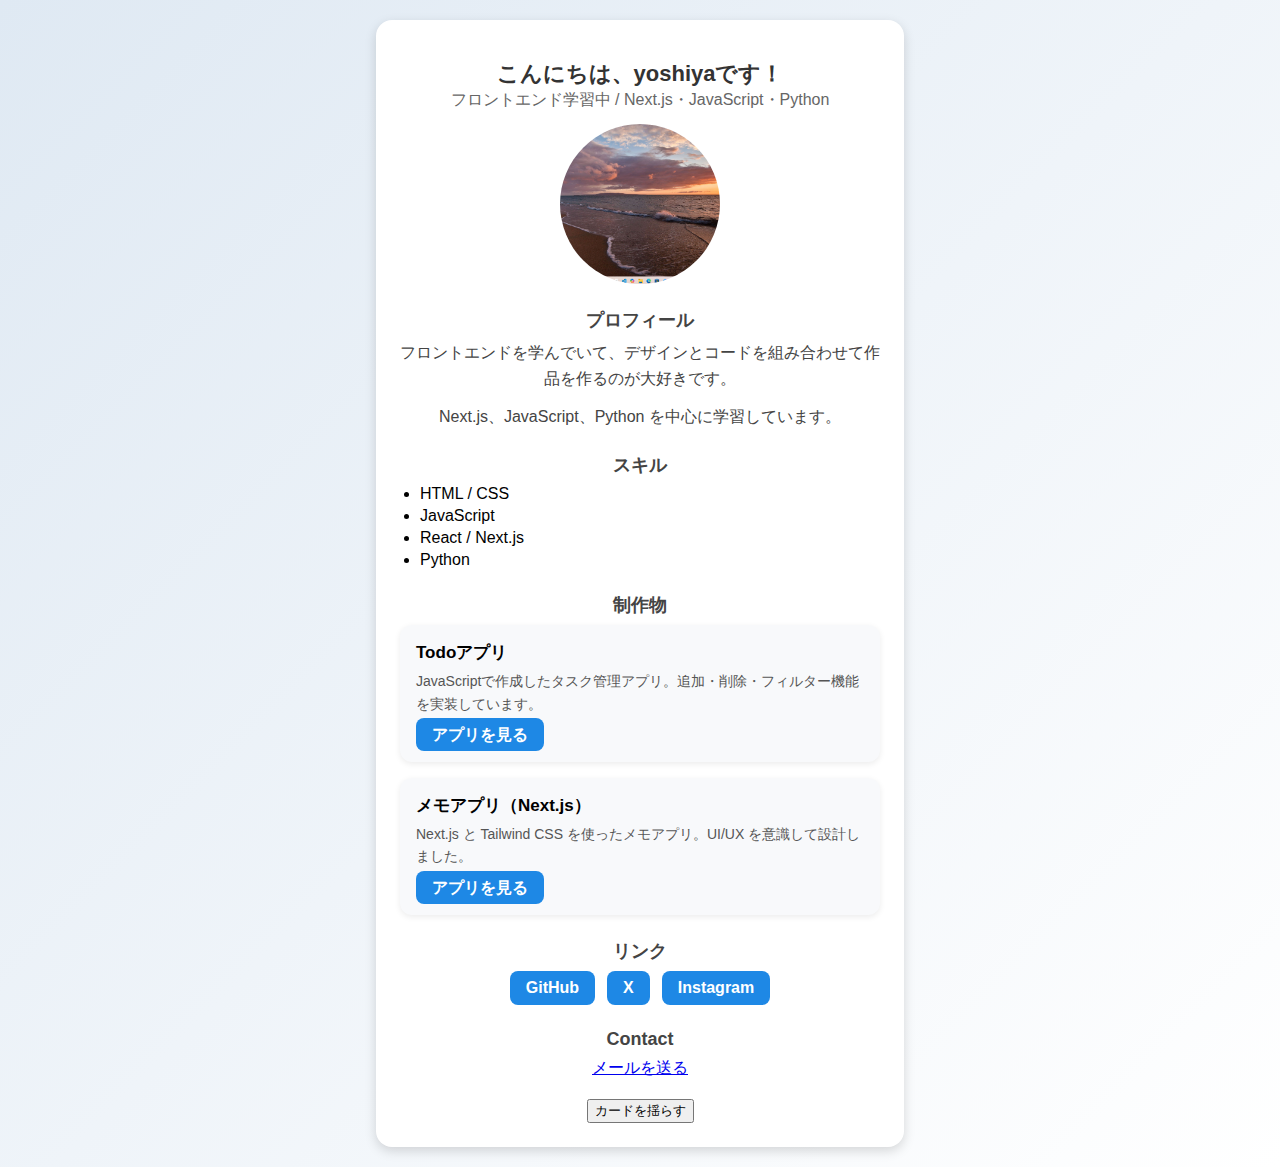
<file: index.html>
<!DOCTYPE html>
<html lang="ja">
<head>
  <meta charset="UTF-8">
  <title>Yoshiya Portfolio</title>
  <style>
    body {
      font-family: sans-serif;
      background: linear-gradient(135deg,#dfe9f3,#ffffff);
      margin: 0;
      padding: 20px;
      display: flex;
      justify-content: center;
      align-items: center;
      min-height: 100vh;
      box-sizing: border-box;
    }

    .profile-card {
      background-color: #ffffff;
      padding: 24px;
      border-radius: 16px;
      box-shadow: 0 4px 12px rgba(0,0,0,0.15);
      max-width: 480px;
      width: 100%;
      text-align: center;
    }

    .profile-card img {
      width: 160px;
      height: 160px;
      object-fit: cover;
      border-radius: 50%;
      display: block;
      margin: 0 auto 16px auto;
    }

    h1 {
      font-size: 22px;
      margin-bottom: 4px;
      color: #333;
    }

    h2 {
      font-size: 18px;
      margin-top: 24px;
      margin-bottom: 8px;
      color: #444;
    }

    p {
      margin-top: 0;
      margin-bottom: 12px;
      color: #444;
      line-height: 1.6;
    }

    ul {
      list-style-type: disc;
      padding-left: 20px;
      text-align: left;
      margin: 0 auto 12px auto;
    }

    li {
      margin-bottom: 4px;
    }

    .link-buttons {
      display: flex;
      justify-content: center;
      gap: 12px;
      flex-wrap: wrap;
      margin-top: 8px;
    }

    .link-buttons a,
    .work-card a {
      padding: 8px 16px;
      background-color: #1e88e5;
      color: white;
      border-radius: 8px;
      text-decoration: none;
      font-weight: bold;
      transition: background-color 0.3s;
    }

    .link-buttons a:hover,
    .work-card a:hover {
      background-color: #1565c0;
    }

    .work-card {
      background: #f8f9fb;
      padding: 16px;
      border-radius: 12px;
      margin-bottom: 16px;
      text-align: left;
      box-shadow: 0 2px 6px rgba(0,0,0,0.08);
    }

    .work-card h3 {
      margin: 0 0 6px 0;
      font-size: 17px;
    }

    .work-card p {
      margin: 0 0 10px 0;
      font-size: 14px;
      color: #555;
    }

    @keyframes shake {
      0% { transform: translateX(0); }
      25% { transform: translateX(-5px); }
      50% { transform: translateX(5px); }
      75% { transform: translateX(-5px); }
      100% { transform: translateX(0); }
    }

    .shake {
      animation: shake 0.4s ease;
    }
  </style>
</head>
<body>

  <div class="profile-card" id="card">
    <h1>こんにちは、yoshiyaです！</h1>
    <p style="margin-top:-6px; color:#666;">フロントエンド学習中 / Next.js・JavaScript・Python</p>
    <img src="images/profile.jpg" alt="プロフィール画像">

    <section>
      <h2>プロフィール</h2>
      <p>フロントエンドを学んでいて、デザインとコードを組み合わせて作品を作るのが大好きです。</p>
      <p>Next.js、JavaScript、Python を中心に学習しています。</p>
    </section>

    <section>
      <h2>スキル</h2>
      <ul>
        <li>HTML / CSS</li>
        <li>JavaScript</li>
        <li>React / Next.js</li>
        <li>Python</li>
      </ul>
    </section>

    <section>
      <h2>制作物</h2>

      <div class="work-card">
        <h3>Todoアプリ</h3>
        <p>JavaScriptで作成したタスク管理アプリ。追加・削除・フィルター機能を実装しています。</p>
        <a href="project/index.html" target="_blank">アプリを見る</a>
      </div>

      <div class="work-card">
        <h3>メモアプリ（Next.js）</h3>
        <p>Next.js と Tailwind CSS を使ったメモアプリ。UI/UX を意識して設計しました。</p>
        <a href="memo-app" target="_blank">アプリを見る</a>
      </div>

    </section>

    <section>
      <h2>リンク</h2>
      <div class="link-buttons">
        <a href="https://github.com/">GitHub</a>
        <a href="https://twitter.com">X</a>
        <a href="https://instagram.com">Instagram</a>
      </div>
    </section>

    <section>
      <h2>Contact</h2>
      <a href="mailto:example@example.com">メールを送る</a>
    </section>

    <button id="shakebutton" style="margin-top:20px;">カードを揺らす</button>
  </div>

  <script>
    const card = document.getElementById('card');
    const button = document.getElementById('shakebutton');

    button.addEventListener('click', () => {
      card.classList.add('shake');
      setTimeout(() => {
        card.classList.remove('shake');
      }, 400);
    });
  </script>

</body>
</html>
</file>
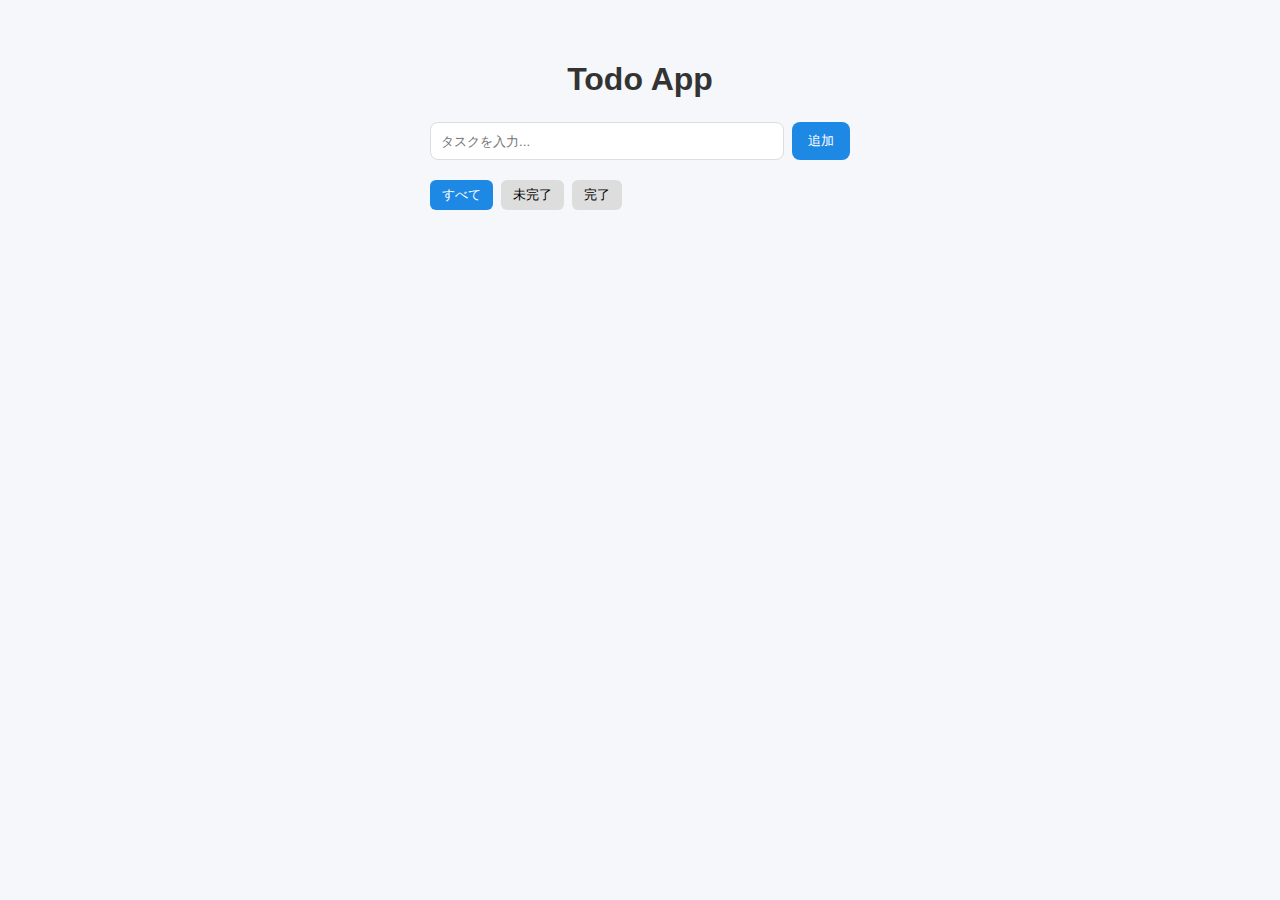
<file: project/index.html>
<!DOCTYPE html>
<html lang="ja">
<head>
  <meta charset="UTF-8">
  <title>Todo App</title>
  <link rel="stylesheet" href="style.css">
</head>

<body>

  <div class="container">

    <h1 class="title">Todo App</h1>

    <!-- 入力エリア -->
    <div class="todo-input">
      <input type="text" id="todoText" placeholder="タスクを入力...">
      <button id="addBtn">追加</button>
    </div>

    <!-- フィルター -->
    <div class="filters">
      <button data-filter="all" class="active">すべて</button>
      <button data-filter="active">未完了</button>
      <button data-filter="completed">完了</button>
    </div>

    <!-- Todoリスト -->
    <ul id="todoList" class="todo-list"></ul>

  </div>

  <script src="script.js"></script>
</body>
</html>
</file>
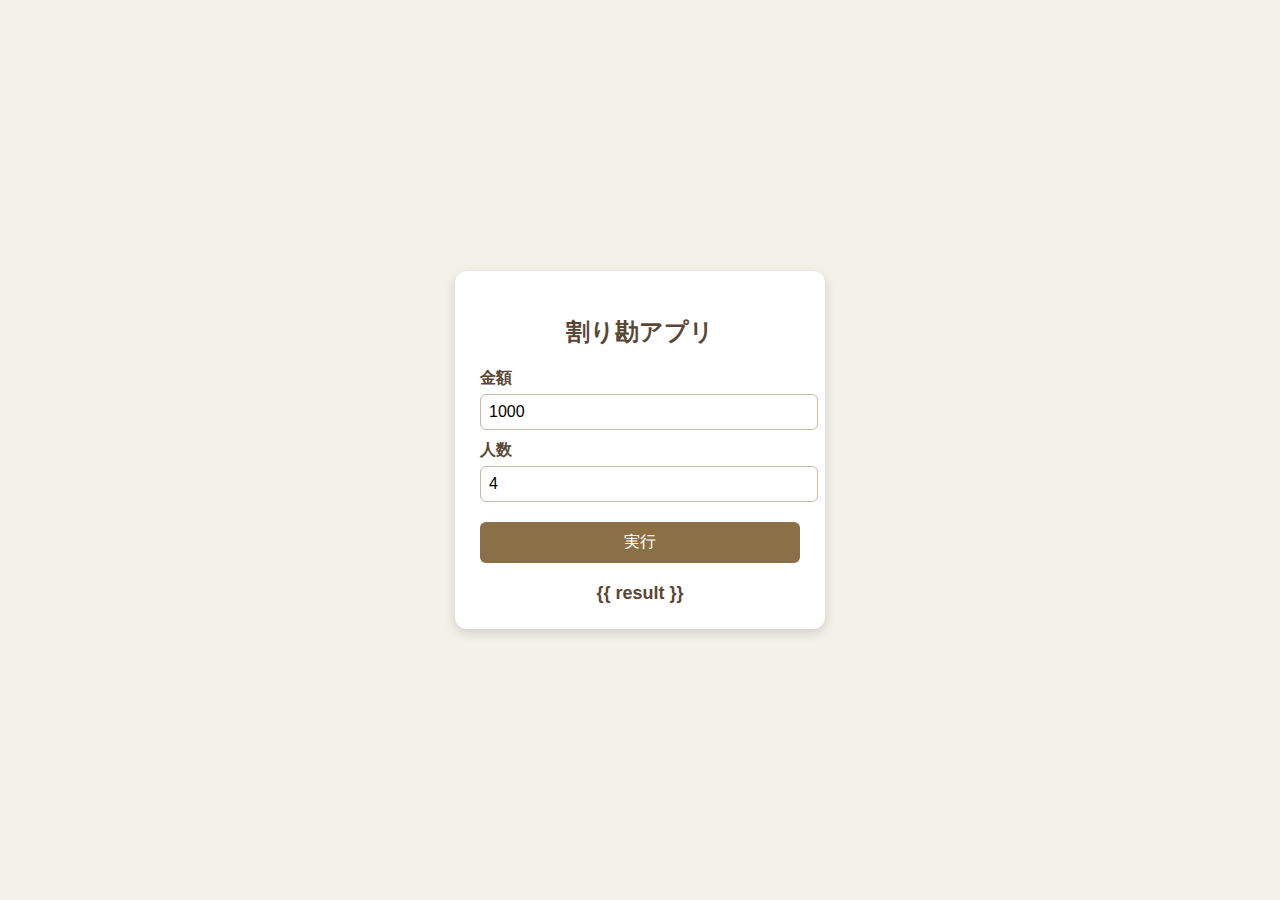
<file: warikan-flask/templates/index.html>
<!DOCTYPE html>
<html lang="ja">
<head>
  <meta charset="UTF-8">
  <title>割り勘アプリ（Flask版）</title>
  <style>
    body {
      font-family: "Segoe UI", sans-serif;
      background: #f4f1e9;
      display: flex;
      justify-content: center;
      align-items: center;
      height: 100vh;
      margin: 0;
    }
    .container {
      background: #fff;
      padding: 25px;
      width: 320px;
      border-radius: 12px;
      box-shadow: 0 4px 12px rgba(0,0,0,0.15);
    }
    h2 {
      text-align: center;
      margin-bottom: 20px;
      color: #5a4634;
    }
    label {
      display: block;
      margin-top: 10px;
      font-weight: bold;
      color: #5a4634;
    }
    input {
      width: 100%;
      padding: 8px;
      margin-top: 5px;
      border-radius: 6px;
      border: 1px solid #c8b8a6;
      font-size: 16px;
    }
    button {
      width: 100%;
      padding: 10px;
      margin-top: 20px;
      background: #8b6f47;
      color: white;
      border: none;
      border-radius: 6px;
      font-size: 16px;
      cursor: pointer;
    }
    button:hover {
      background: #6e5738;
    }
    .result {
      margin-top: 20px;
      font-size: 18px;
      text-align: center;
      color: #5a4634;
      font-weight: bold;
    }
  </style>
</head>
<body>
  <div class="container">
    <h2>割り勘アプリ</h2>
    <form method="POST">
      <label>金額</label>
      <input type="number" name="price" value="1000" required>

      <label>人数</label>
      <input type="number" name="people" value="4" required>

      <button type="submit">実行</button>
    </form>

    <div class="result">{{ result }}</div>
  </div>
</body>
</html>
</file>
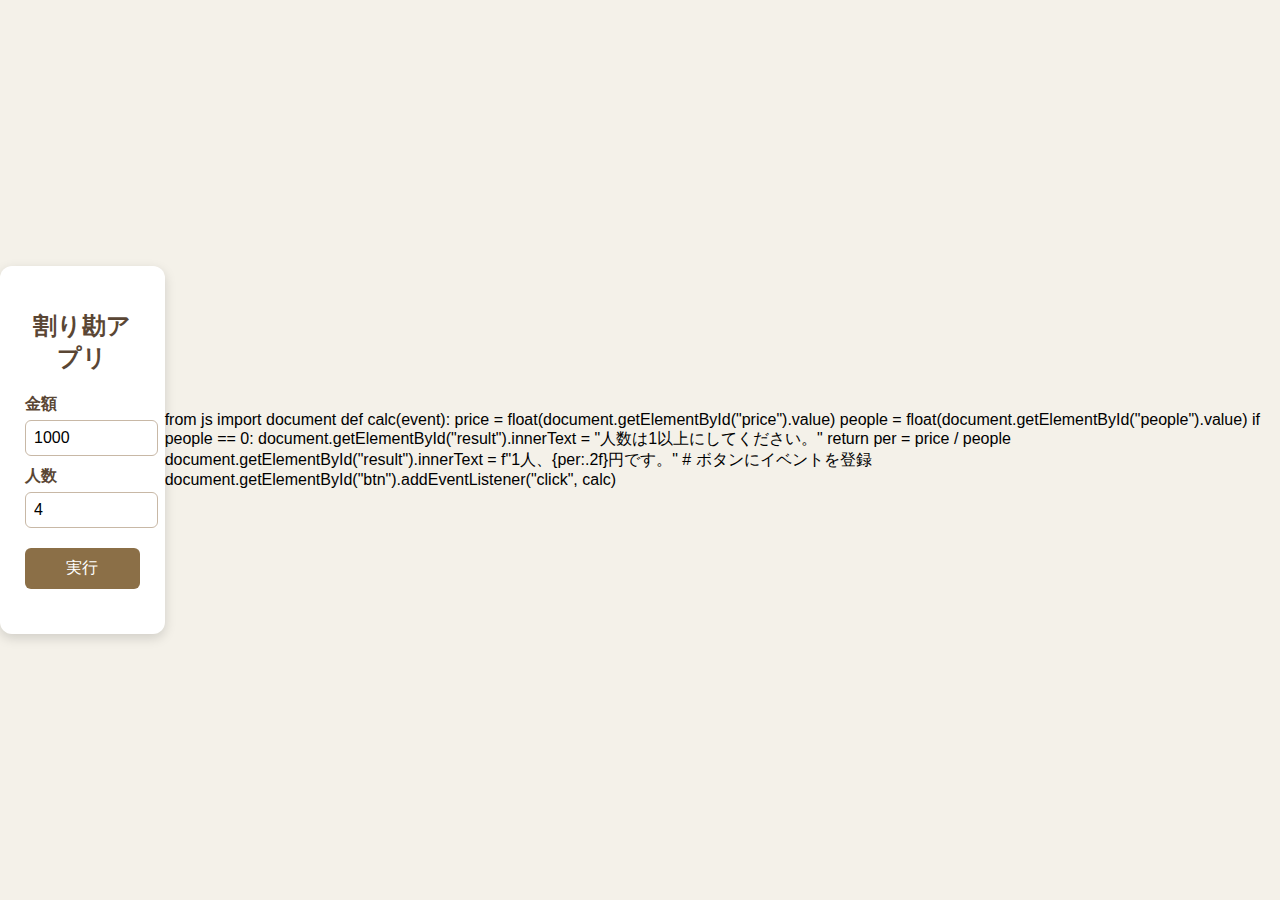
<file: index01.html>
<!DOCTYPE html>
<html lang="ja">
<head>
    <meta charset="UTF-8">
    <title>割り勘アプリ（Python版）</title>

    <!-- PyScript 読み込み（1回だけでOK） -->
    <link rel="stylesheet" href="https://pyscript.net/latest/pyscript.css" />
    <script defer src="https://pyscript.net/latest/pyscript.js"></script>

    <style>
        body {
            font-family: "Segoe UI", sans-serif;
            background: #f4f1e9;
            display: flex;
            justify-content: center;
            align-items: center;
            height: 100vh;
            margin: 0;
        }

        .container {
            background: #fff;
            padding: 25px;
            width: 320px;
            border-radius: 12px;
            box-shadow: 0 4px 12px rgba(0,0,0,0.15);
        }

        h2 {
            text-align: center;
            margin-bottom: 20px;
            color: #5a4634;
        }

        label {
            display: block;
            margin-top: 10px;
            font-weight: bold;
            color: #5a4634;
        }

        input {
            width: 100%;
            padding: 8px;
            margin-top: 5px;
            border-radius: 6px;
            border: 1px solid #c8b8a6;
            font-size: 16px;
        }

        button {
            width: 100%;
            padding: 10px;
            margin-top: 20px;
            background: #8b6f47;
            color: white;
            border: none;
            border-radius: 6px;
            font-size: 16px;
            cursor: pointer;
        }

        button:hover {
            background: #6e5738;
        }

        .result {
            margin-top: 20px;
            font-size: 18px;
            text-align: center;
            color: #5a4634;
            font-weight: bold;
        }
    </style>
</head>
<body>

<div class="container">
    <h2>割り勘アプリ</h2>

    <label>金額</label>
    <input type="number" id="price" value="1000">

    <label>人数</label>
    <input type="number" id="people" value="4">

    <button id="btn">実行</button>

    <div class="result" id="result"></div>
</div>

<!-- Python コード -->
<py-script>
from js import document

def calc(event):
    price = float(document.getElementById("price").value)
    people = float(document.getElementById("people").value)

    if people == 0:
        document.getElementById("result").innerText = "人数は1以上にしてください。"
        return

    per = price / people
    document.getElementById("result").innerText = f"1人、{per:.2f}円です。"

# ボタンにイベントを登録
document.getElementById("btn").addEventListener("click", calc)
</py-script>

</body>
</html>
</file>
<file: project/style.css>
body{
  font-family: sans-serif;
  background: #f5f7fa;
  margin: 0;
  padding: 40px 20px;
  color: #333;
}

.container{
  max-width: 420px;
  margin: 0 auto;
}

.title{
  text-align: center;
  margin-bottom: 24px;
}

/* 入力エリア */
.todo-input{
  display: flex;
  gap: 8px;
  margin-bottom: 20px;
}

.todo-input input{
  flex: 1;
  padding: 10px;
  border-radius: 8px;
  border: 1px solid #ddd;
}

.todo-input button{
  padding: 10px 16px;
  border: none;
  background: #1e88e5;
  color: #fff;
  border-radius: 8px;
  cursor: pointer;
}

/* フィルター */
.filters{
  display: flex;
  gap: 8px;
  margin-bottom: 20px;
}

.filters button{
  padding: 6px 12px;
  border: none;
  background: #ddd;
  border-radius: 6px;
  cursor: pointer;
}

.filters button.active{
  background: #1e88e5;
  color: #fff;
}

/* Todoリスト */
.todo-list{
  list-style: none;
  padding: 0;
  margin: 0;
}

.todo-list li{
  background: #fff;
  padding: 14px;
  border-radius: 12px;
  box-shadow: 0 2px 6px rgba(0,0,0,0.04);
  margin-bottom: 10px;
  display: flex;
  align-items: center;
  gap: 10px;
  justify-content: space-between;
  transition: transform .2s ease, box-shadow .2s ease;
}

.todo-list li:hover{
  transform: translateY(-3px);
  box-shadow: 0 6px 16px rgba(0,0,0,0.08);
}

.completed span{
  text-decoration: line-through;
  color: #999;
}

.delete-btn{
  background: #e53935;
  color: #fff;
  border: none;
  padding: 6px 10px;
  border-radius: 6px;
  cursor: pointer;
}
</file>
